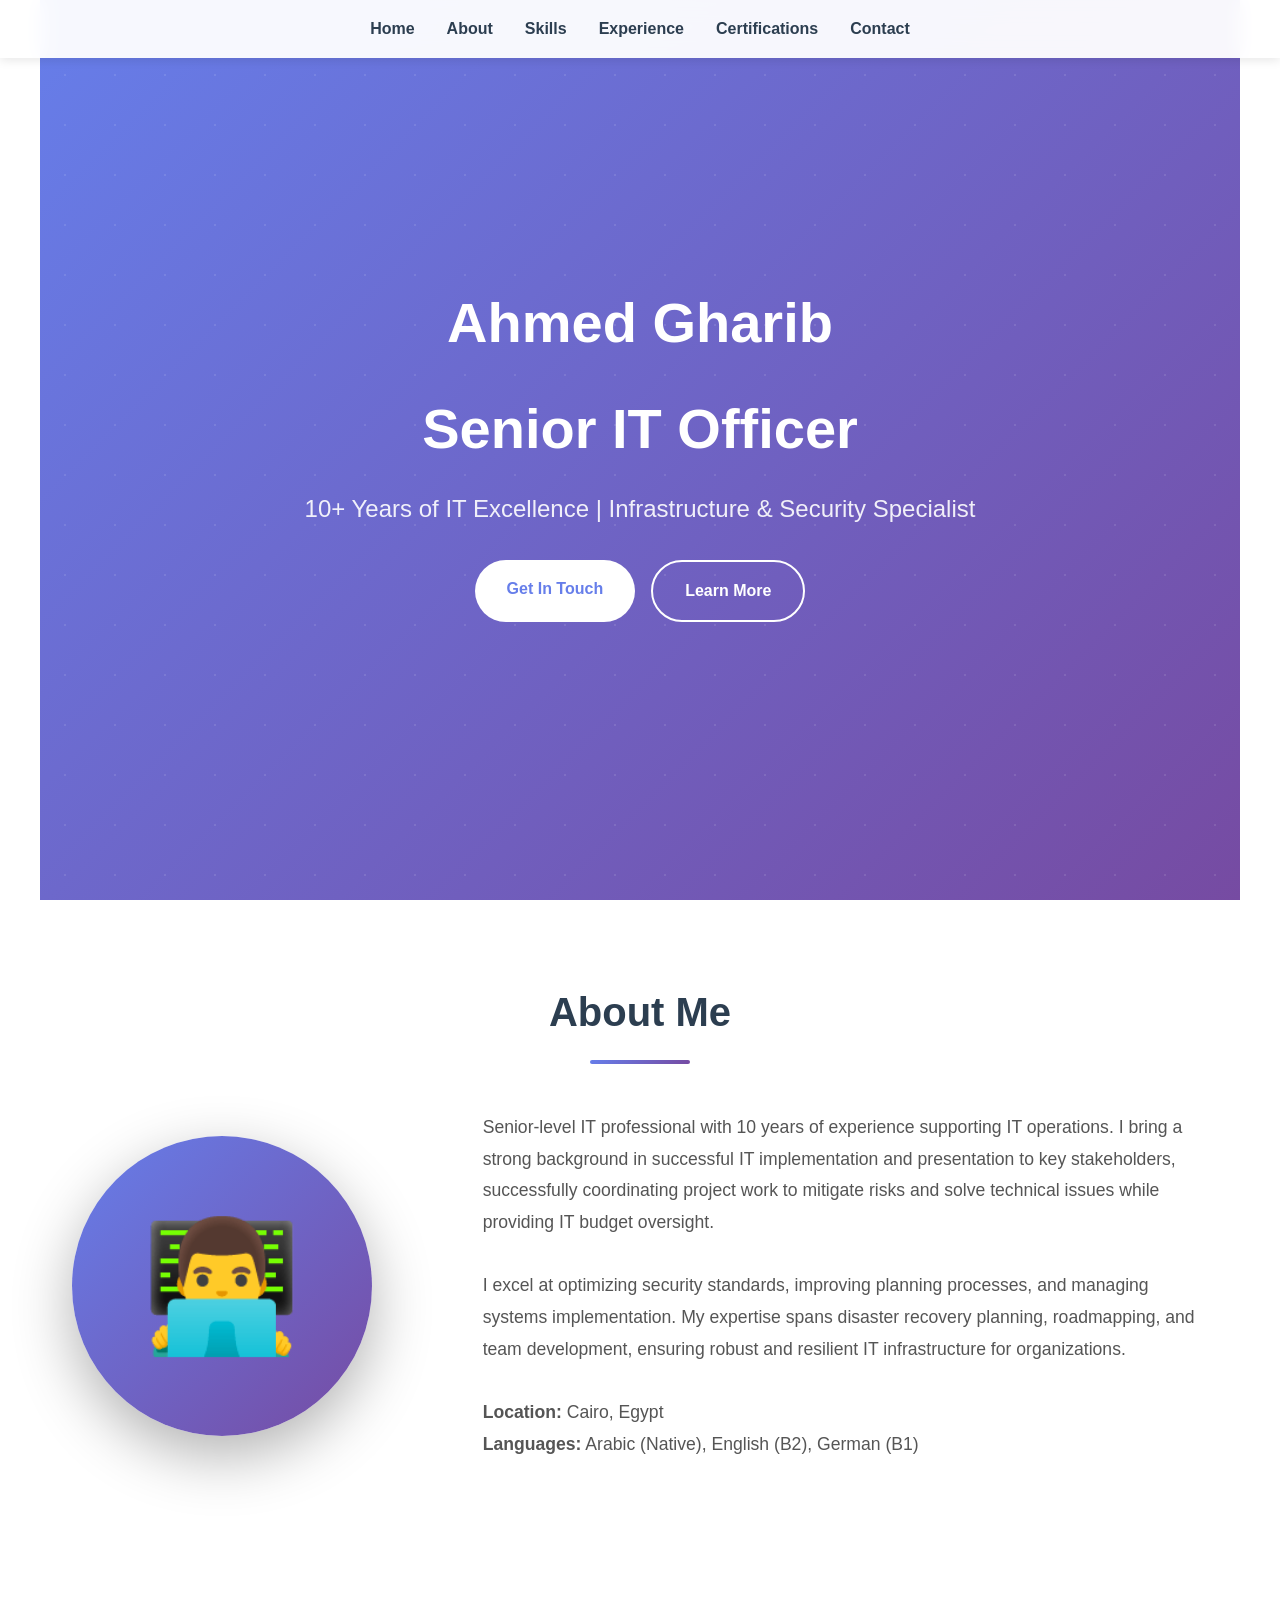
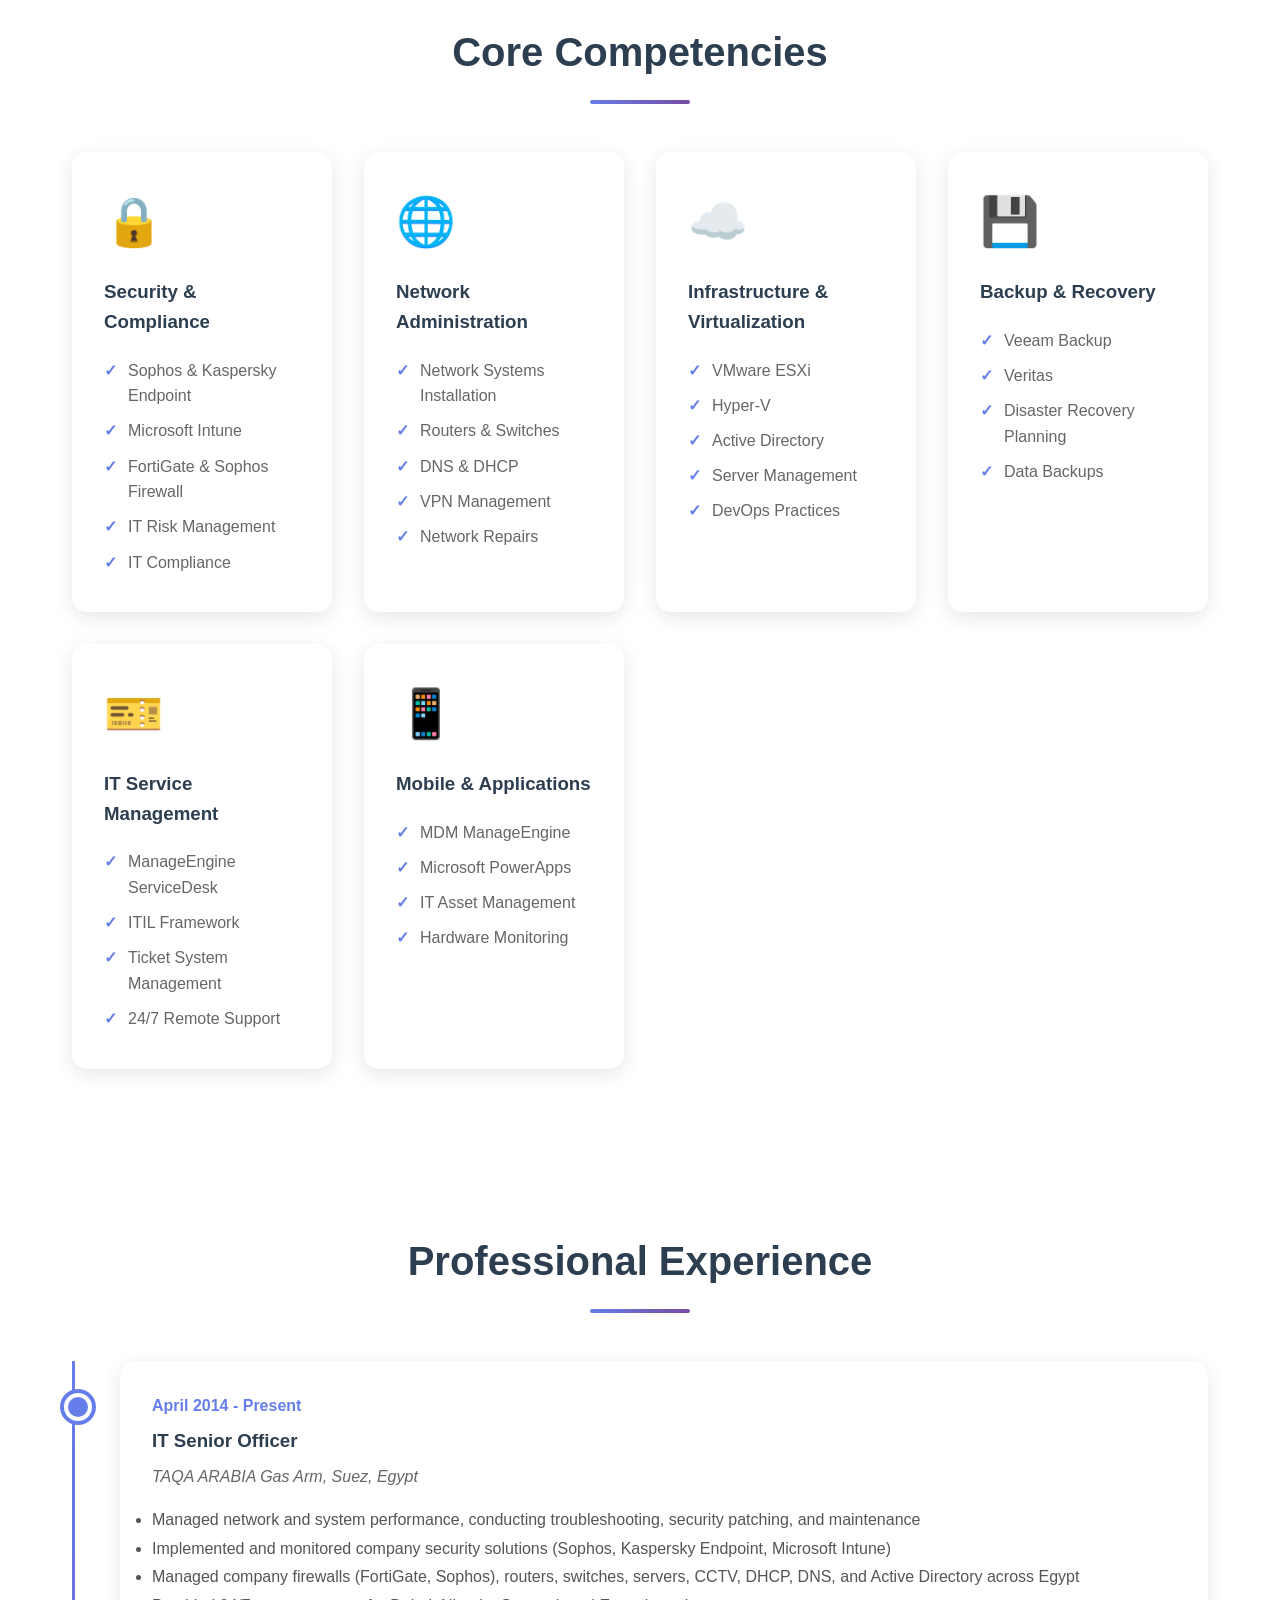
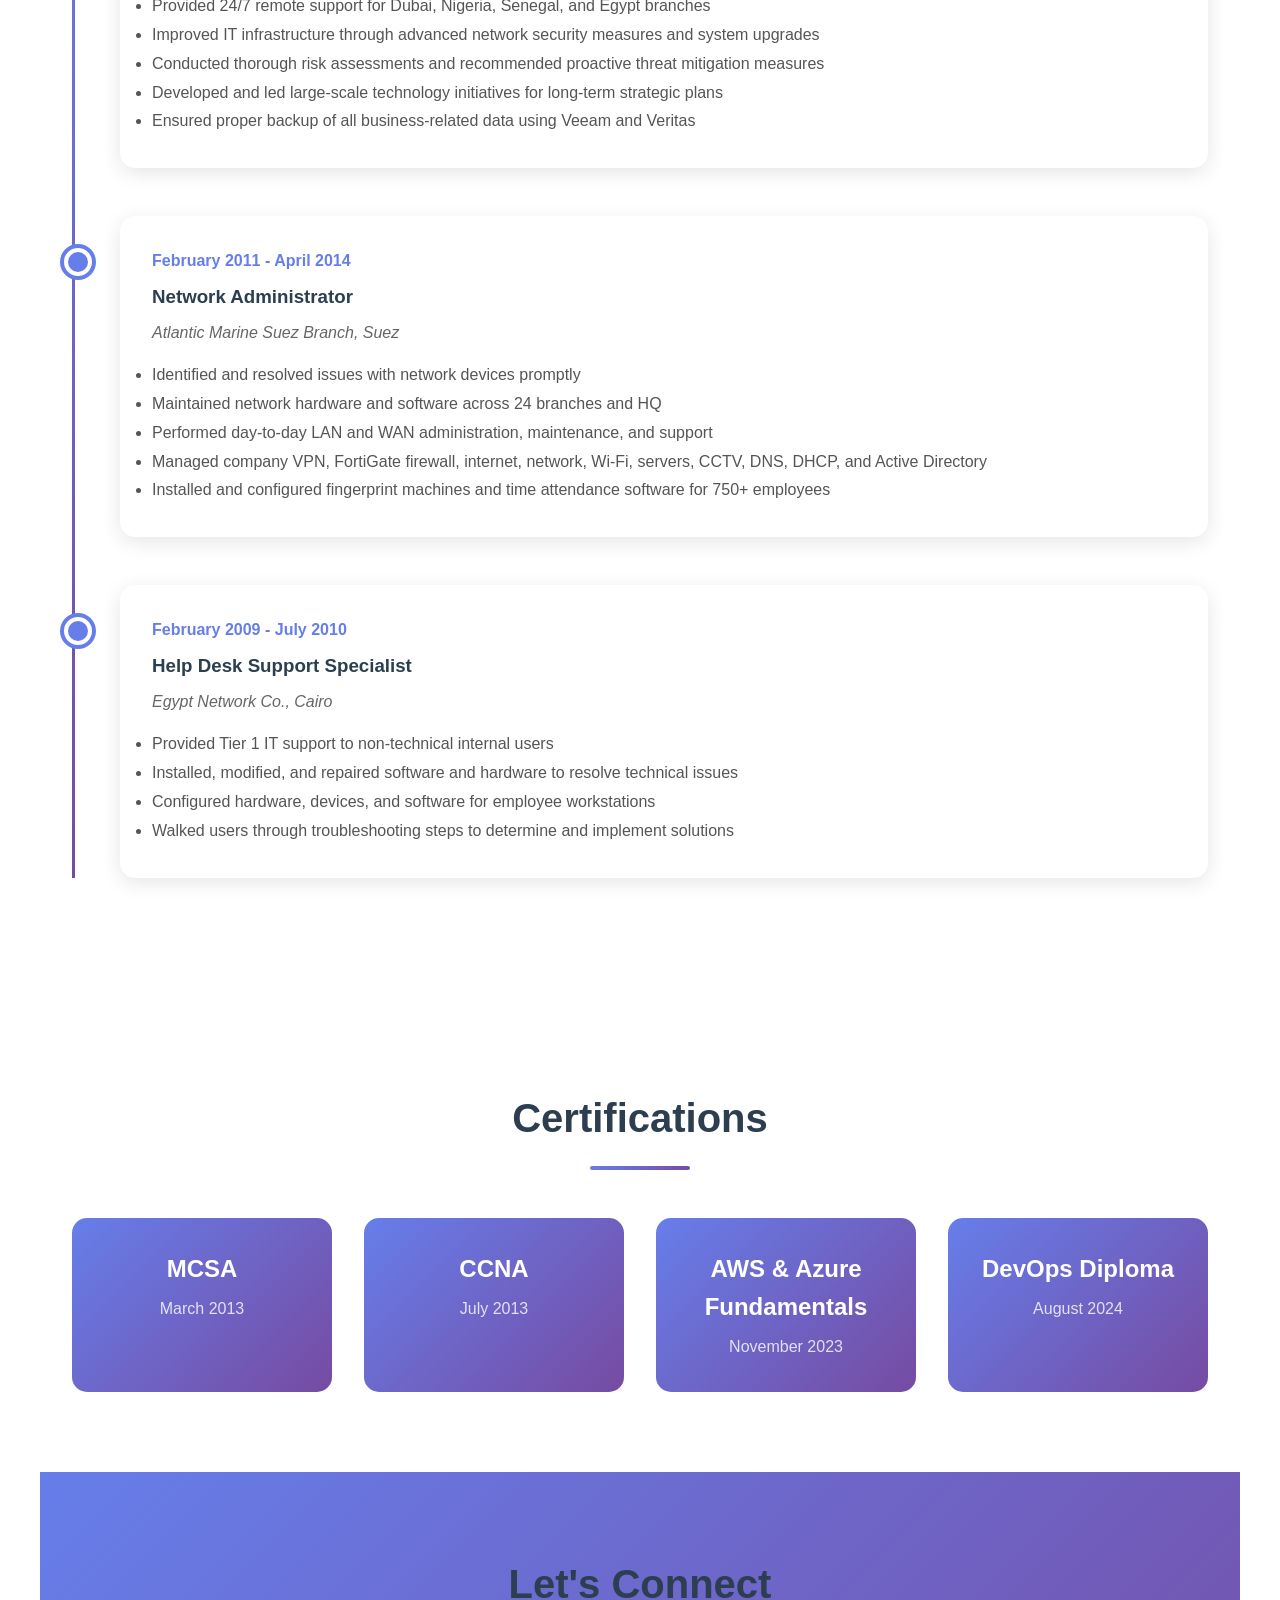
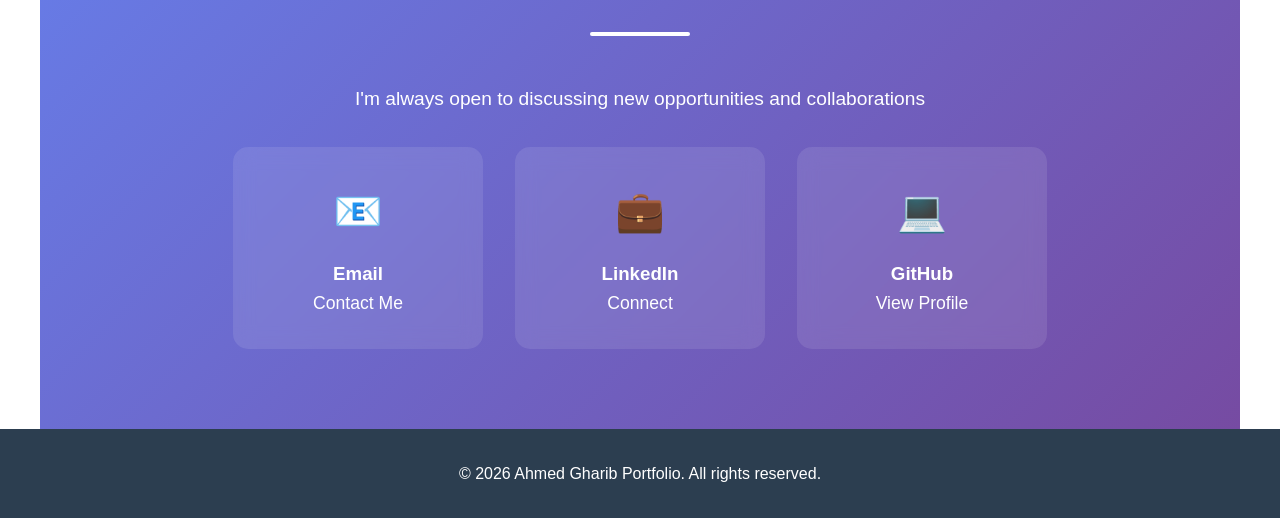
<file: index.html>
<!DOCTYPE html>
<html lang="en">

<head>
  <meta charset="UTF-8">
  <meta name="viewport" content="width=device-width, initial-scale=1.0">
  <title>Ahmed Gharib | Senior IT Officer</title>
  <style>
    * {
      margin: 0;
      padding: 0;
      box-sizing: border-box;
    }

    body {
      font-family: 'Segoe UI', Tahoma, Geneva, Verdana, sans-serif;
      line-height: 1.6;
      color: #333;
      overflow-x: hidden;
    }

    /* Navigation */
    nav {
      position: fixed;
      width: 100%;
      background: rgba(255, 255, 255, 0.95);
      backdrop-filter: blur(10px);
      padding: 1rem 0;
      z-index: 1000;
      box-shadow: 0 2px 10px rgba(0, 0, 0, 0.1);
    }

    nav ul {
      display: flex;
      justify-content: center;
      list-style: none;
      gap: 2rem;
    }

    nav a {
      color: #2c3e50;
      text-decoration: none;
      font-weight: 600;
      transition: color 0.3s;
    }

    nav a:hover {
      color: #3498db;
    }

    /* Hero Section */
    .hero {
      height: 100vh;
      background: linear-gradient(135deg, #667eea 0%, #764ba2 100%);
      display: flex;
      align-items: center;
      justify-content: center;
      text-align: center;
      color: white;
      position: relative;
      overflow: hidden;
    }

    .hero::before {
      content: '';
      position: absolute;
      width: 200%;
      height: 200%;
      background: radial-gradient(circle, rgba(255, 255, 255, 0.1) 1px, transparent 1px);
      background-size: 50px 50px;
      animation: moveBackground 20s linear infinite;
    }

    @keyframes moveBackground {
      0% {
        transform: translate(0, 0);
      }

      100% {
        transform: translate(50px, 50px);
      }
    }

    .hero-content {
      position: relative;
      z-index: 1;
      animation: fadeInUp 1s ease-out;
    }

    @keyframes fadeInUp {
      from {
        opacity: 0;
        transform: translateY(30px);
      }

      to {
        opacity: 1;
        transform: translateY(0);
      }
    }

    .hero h1 {
      font-size: 3.5rem;
      margin-bottom: 1rem;
      animation: fadeInUp 1s ease-out 0.2s backwards;
    }

    .hero .subtitle {
      font-size: 1.5rem;
      margin-bottom: 2rem;
      opacity: 0.9;
      animation: fadeInUp 1s ease-out 0.4s backwards;
    }

    .cta-buttons {
      display: flex;
      gap: 1rem;
      justify-content: center;
      animation: fadeInUp 1s ease-out 0.6s backwards;
    }

    .btn {
      padding: 1rem 2rem;
      border: none;
      border-radius: 50px;
      font-size: 1rem;
      font-weight: 600;
      cursor: pointer;
      transition: all 0.3s;
      text-decoration: none;
      display: inline-block;
    }

    .btn-primary {
      background: white;
      color: #667eea;
    }

    .btn-primary:hover {
      transform: translateY(-3px);
      box-shadow: 0 10px 25px rgba(0, 0, 0, 0.2);
    }

    .btn-secondary {
      background: transparent;
      color: white;
      border: 2px solid white;
    }

    .btn-secondary:hover {
      background: white;
      color: #667eea;
    }

    /* Section Styles */
    section {
      padding: 5rem 2rem;
      max-width: 1200px;
      margin: 0 auto;
    }

    h2 {
      font-size: 2.5rem;
      margin-bottom: 3rem;
      text-align: center;
      color: #2c3e50;
      position: relative;
    }

    h2::after {
      content: '';
      display: block;
      width: 100px;
      height: 4px;
      background: linear-gradient(135deg, #667eea 0%, #764ba2 100%);
      margin: 1rem auto;
      border-radius: 2px;
    }

    /* About Section */
    .about-content {
      display: grid;
      grid-template-columns: 1fr 2fr;
      gap: 3rem;
      align-items: center;
    }

    .profile-image {
      width: 100%;
      max-width: 300px;
      height: 300px;
      border-radius: 50%;
      background: linear-gradient(135deg, #667eea 0%, #764ba2 100%);
      display: flex;
      align-items: center;
      justify-content: center;
      font-size: 8rem;
      color: white;
      box-shadow: 0 20px 60px rgba(0, 0, 0, 0.3);
      animation: float 3s ease-in-out infinite;
    }

    @keyframes float {

      0%,
      100% {
        transform: translateY(0);
      }

      50% {
        transform: translateY(-20px);
      }
    }

    .about-text {
      font-size: 1.1rem;
      color: #555;
      line-height: 1.8;
    }

    /* Skills Section */
    .skills-grid {
      display: grid;
      grid-template-columns: repeat(auto-fit, minmax(250px, 1fr));
      gap: 2rem;
    }

    .skill-card {
      background: white;
      padding: 2rem;
      border-radius: 15px;
      box-shadow: 0 5px 20px rgba(0, 0, 0, 0.1);
      transition: all 0.3s;
      cursor: pointer;
    }

    .skill-card:hover {
      transform: translateY(-10px);
      box-shadow: 0 15px 40px rgba(0, 0, 0, 0.2);
    }

    .skill-icon {
      font-size: 3rem;
      margin-bottom: 1rem;
    }

    .skill-card h3 {
      color: #2c3e50;
      margin-bottom: 1rem;
    }

    .skill-card ul {
      list-style: none;
      color: #666;
    }

    .skill-card li {
      padding: 0.3rem 0;
      padding-left: 1.5rem;
      position: relative;
    }

    .skill-card li::before {
      content: '✓';
      position: absolute;
      left: 0;
      color: #667eea;
      font-weight: bold;
    }

    /* Experience Section */
    .timeline {
      position: relative;
      padding-left: 3rem;
    }

    .timeline::before {
      content: '';
      position: absolute;
      left: 0;
      top: 0;
      bottom: 0;
      width: 3px;
      background: linear-gradient(180deg, #667eea 0%, #764ba2 100%);
    }

    .timeline-item {
      position: relative;
      margin-bottom: 3rem;
      padding: 2rem;
      background: white;
      border-radius: 15px;
      box-shadow: 0 5px 20px rgba(0, 0, 0, 0.1);
      transition: all 0.3s;
    }

    .timeline-item:hover {
      transform: translateX(10px);
      box-shadow: 0 10px 30px rgba(0, 0, 0, 0.2);
    }

    .timeline-item::before {
      content: '';
      position: absolute;
      left: -3.5rem;
      top: 2rem;
      width: 20px;
      height: 20px;
      border-radius: 50%;
      background: #667eea;
      border: 4px solid white;
      box-shadow: 0 0 0 4px #667eea;
    }

    .timeline-date {
      color: #667eea;
      font-weight: 600;
      margin-bottom: 0.5rem;
    }

    .timeline-item h3 {
      color: #2c3e50;
      margin-bottom: 0.5rem;
    }

    .timeline-company {
      color: #666;
      font-style: italic;
      margin-bottom: 1rem;
    }

    .timeline-item ul {
      color: #555;
      line-height: 1.8;
    }

    /* Certifications */
    .cert-grid {
      display: grid;
      grid-template-columns: repeat(auto-fit, minmax(200px, 1fr));
      gap: 2rem;
    }

    .cert-card {
      background: linear-gradient(135deg, #667eea 0%, #764ba2 100%);
      color: white;
      padding: 2rem;
      border-radius: 15px;
      text-align: center;
      transition: all 0.3s;
      cursor: pointer;
    }

    .cert-card:hover {
      transform: scale(1.05);
      box-shadow: 0 15px 40px rgba(102, 126, 234, 0.4);
    }

    .cert-card h3 {
      font-size: 1.5rem;
      margin-bottom: 0.5rem;
    }

    .cert-year {
      opacity: 0.8;
    }

    /* Contact Section */
    #contact {
      background: linear-gradient(135deg, #667eea 0%, #764ba2 100%);
      color: white;
      text-align: center;
      padding: 5rem 2rem;
    }

    #contact h2::after {
      background: white;
    }

    .contact-links {
      display: flex;
      justify-content: center;
      gap: 2rem;
      margin-top: 2rem;
      flex-wrap: wrap;
    }

    .contact-card {
      background: rgba(255, 255, 255, 0.1);
      backdrop-filter: blur(10px);
      padding: 2rem;
      border-radius: 15px;
      min-width: 250px;
      transition: all 0.3s;
    }

    .contact-card:hover {
      background: rgba(255, 255, 255, 0.2);
      transform: translateY(-5px);
    }

    .contact-icon {
      font-size: 2.5rem;
      margin-bottom: 1rem;
    }

    .contact-card a {
      color: white;
      text-decoration: none;
      font-size: 1.1rem;
    }

    /* Footer */
    footer {
      background: #2c3e50;
      color: white;
      text-align: center;
      padding: 2rem;
    }

    /* Animations */
    .fade-in {
      opacity: 0;
      animation: fadeIn 1s ease-out forwards;
    }

    @keyframes fadeIn {
      to {
        opacity: 1;
      }
    }

    /* Responsive */
    @media (max-width: 768px) {
      .hero h1 {
        font-size: 2rem;
      }

      .hero .subtitle {
        font-size: 1rem;
      }

      .about-content {
        grid-template-columns: 1fr;
        text-align: center;
      }

      .profile-image {
        margin: 0 auto;
      }

      .timeline {
        padding-left: 2rem;
      }

      nav ul {
        flex-wrap: wrap;
        gap: 1rem;
      }
    }
  </style>
</head>

<body>
  <nav>
    <ul>
      <li><a href="#home">Home</a></li>
      <li><a href="#about">About</a></li>
      <li><a href="#skills">Skills</a></li>
      <li><a href="#experience">Experience</a></li>
      <li><a href="#certifications">Certifications</a></li>
      <li><a href="#contact">Contact</a></li>
    </ul>
  </nav>

  <section id="home" class="hero">
    <div class="hero-content">
      <h1>Ahmed Gharib</h1>
      <h1>Senior IT Officer</h1>
      <p class="subtitle">10+ Years of IT Excellence | Infrastructure & Security Specialist</p>
      <div class="cta-buttons">
        <a href="#contact" class="btn btn-primary">Get In Touch</a>
        <a href="#about" class="btn btn-secondary">Learn More</a>
      </div>
    </div>
  </section>

  <section id="about">
    <h2>About Me</h2>
    <div class="about-content">
      <div class="profile-image">👨‍💻</div>
      <div class="about-text">
        <p>Senior-level IT professional with 10 years of experience supporting IT operations. I bring a strong
          background in successful IT implementation and presentation to key stakeholders, successfully coordinating
          project work to mitigate risks and solve technical issues while providing IT budget oversight.</p>
        <br>
        <p>I excel at optimizing security standards, improving planning processes, and managing systems implementation.
          My expertise spans disaster recovery planning, roadmapping, and team development, ensuring robust and
          resilient IT infrastructure for organizations.</p>
        <br>
        <p><strong>Location:</strong> Cairo, Egypt</p>
        <p><strong>Languages:</strong> Arabic (Native), English (B2), German (B1)</p>
      </div>
    </div>
  </section>

  <section id="skills">
    <h2>Core Competencies</h2>
    <div class="skills-grid">
      <div class="skill-card">
        <div class="skill-icon">🔒</div>
        <h3>Security & Compliance</h3>
        <ul>
          <li>Sophos & Kaspersky Endpoint</li>
          <li>Microsoft Intune</li>
          <li>FortiGate & Sophos Firewall</li>
          <li>IT Risk Management</li>
          <li>IT Compliance</li>
        </ul>
      </div>
      <div class="skill-card">
        <div class="skill-icon">🌐</div>
        <h3>Network Administration</h3>
        <ul>
          <li>Network Systems Installation</li>
          <li>Routers & Switches</li>
          <li>DNS & DHCP</li>
          <li>VPN Management</li>
          <li>Network Repairs</li>
        </ul>
      </div>
      <div class="skill-card">
        <div class="skill-icon">☁️</div>
        <h3>Infrastructure & Virtualization</h3>
        <ul>
          <li>VMware ESXi</li>
          <li>Hyper-V</li>
          <li>Active Directory</li>
          <li>Server Management</li>
          <li>DevOps Practices</li>
        </ul>
      </div>
      <div class="skill-card">
        <div class="skill-icon">💾</div>
        <h3>Backup & Recovery</h3>
        <ul>
          <li>Veeam Backup</li>
          <li>Veritas</li>
          <li>Disaster Recovery Planning</li>
          <li>Data Backups</li>
        </ul>
      </div>
      <div class="skill-card">
        <div class="skill-icon">🎫</div>
        <h3>IT Service Management</h3>
        <ul>
          <li>ManageEngine ServiceDesk</li>
          <li>ITIL Framework</li>
          <li>Ticket System Management</li>
          <li>24/7 Remote Support</li>
        </ul>
      </div>
      <div class="skill-card">
        <div class="skill-icon">📱</div>
        <h3>Mobile & Applications</h3>
        <ul>
          <li>MDM ManageEngine</li>
          <li>Microsoft PowerApps</li>
          <li>IT Asset Management</li>
          <li>Hardware Monitoring</li>
        </ul>
      </div>
    </div>
  </section>

  <section id="experience">
    <h2>Professional Experience</h2>
    <div class="timeline">
      <div class="timeline-item">
        <div class="timeline-date">April 2014 - Present</div>
        <h3>IT Senior Officer</h3>
        <div class="timeline-company">TAQA ARABIA Gas Arm, Suez, Egypt</div>
        <ul>
          <li>Managed network and system performance, conducting troubleshooting, security patching, and maintenance
          </li>
          <li>Implemented and monitored company security solutions (Sophos, Kaspersky Endpoint, Microsoft Intune)</li>
          <li>Managed company firewalls (FortiGate, Sophos), routers, switches, servers, CCTV, DHCP, DNS, and Active
            Directory across Egypt</li>
          <li>Provided 24/7 remote support for Dubai, Nigeria, Senegal, and Egypt branches</li>
          <li>Improved IT infrastructure through advanced network security measures and system upgrades</li>
          <li>Conducted thorough risk assessments and recommended proactive threat mitigation measures</li>
          <li>Developed and led large-scale technology initiatives for long-term strategic plans</li>
          <li>Ensured proper backup of all business-related data using Veeam and Veritas</li>
        </ul>
      </div>

      <div class="timeline-item">
        <div class="timeline-date">February 2011 - April 2014</div>
        <h3>Network Administrator</h3>
        <div class="timeline-company">Atlantic Marine Suez Branch, Suez</div>
        <ul>
          <li>Identified and resolved issues with network devices promptly</li>
          <li>Maintained network hardware and software across 24 branches and HQ</li>
          <li>Performed day-to-day LAN and WAN administration, maintenance, and support</li>
          <li>Managed company VPN, FortiGate firewall, internet, network, Wi-Fi, servers, CCTV, DNS, DHCP, and Active
            Directory</li>
          <li>Installed and configured fingerprint machines and time attendance software for 750+ employees</li>
        </ul>
      </div>

      <div class="timeline-item">
        <div class="timeline-date">February 2009 - July 2010</div>
        <h3>Help Desk Support Specialist</h3>
        <div class="timeline-company">Egypt Network Co., Cairo</div>
        <ul>
          <li>Provided Tier 1 IT support to non-technical internal users</li>
          <li>Installed, modified, and repaired software and hardware to resolve technical issues</li>
          <li>Configured hardware, devices, and software for employee workstations</li>
          <li>Walked users through troubleshooting steps to determine and implement solutions</li>
        </ul>
      </div>
    </div>
  </section>

  <section id="certifications">
    <h2>Certifications</h2>
    <div class="cert-grid">
      <div class="cert-card">
        <h3>MCSA</h3>
        <p class="cert-year">March 2013</p>
      </div>
      <div class="cert-card">
        <h3>CCNA</h3>
        <p class="cert-year">July 2013</p>
      </div>
      <div class="cert-card">
        <h3>AWS & Azure Fundamentals</h3>
        <p class="cert-year">November 2023</p>
      </div>
      <div class="cert-card">
        <h3>DevOps Diploma</h3>
        <p class="cert-year">August 2024</p>
      </div>
    </div>
  </section>

  <section id="contact">
    <h2>Let's Connect</h2>
    <p style="font-size: 1.2rem; margin-bottom: 2rem;">I'm always open to discussing new opportunities and
      collaborations</p>
    <div class="contact-links">
      <div class="contact-card">
        <div class="contact-icon">📧</div>
        <h3>Email</h3>
        <a href="mailto:ahmed.ghareeb.eng@gmail.com">Contact Me</a>
      </div>
      <div class="contact-card">
        <div class="contact-icon">💼</div>
        <h3>LinkedIn</h3>
        <a href="https://www.linkedin.com/in/ahmedgharibeng/" target="_blank">Connect</a>
      </div>
      <div class="contact-card">
        <div class="contact-icon">💻</div>
        <h3>GitHub</h3>
        <a href="https://github.com/agharib90" target="_blank">View Profile</a>
      </div>
    </div>
  </section>

  <footer>
    <p>&copy; 2026 Ahmed Gharib Portfolio. All rights reserved.</p>
  </footer>

  <script>
    // Smooth scrolling for navigation links
    document.querySelectorAll('a[href^="#"]').forEach(anchor => {
      anchor.addEventListener('click', function (e) {
        e.preventDefault();
        const target = document.querySelector(this.getAttribute('href'));
        if (target) {
          target.scrollIntoView({ behavior: 'smooth', block: 'start' });
        }
      });
    });

    // Intersection Observer for fade-in animations
    const observer = new IntersectionObserver((entries) => {
      entries.forEach(entry => {
        if (entry.isIntersecting) {
          entry.target.style.opacity = '0';
          entry.target.style.transform = 'translateY(20px)';
          entry.target.style.transition = 'all 0.6s ease-out';
          setTimeout(() => {
            entry.target.style.opacity = '1';
            entry.target.style.transform = 'translateY(0)';
          }, 100);
        }
      });
    }, { threshold: 0.1 });

    document.querySelectorAll('.skill-card, .timeline-item, .cert-card').forEach(el => {
      observer.observe(el);
    });
  </script>
</body>

</html>
</file>
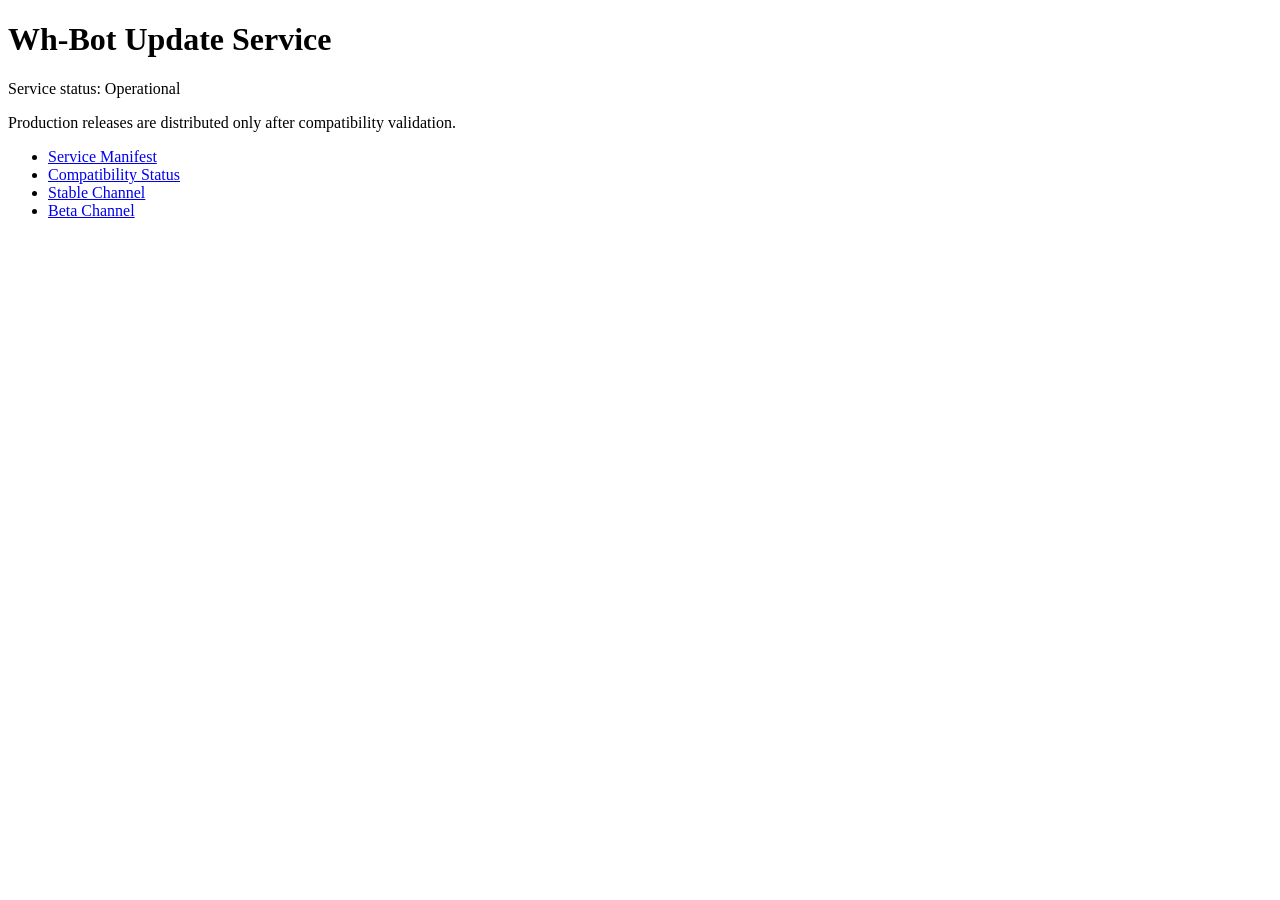
<file: wh-bot/index.html>
<!doctype html>
<html lang="en">
<head>
    <meta charset="utf-8">
    <meta
        name="viewport"
        content="width=device-width, initial-scale=1"
    >
    <title>Wh-Bot Update Service</title>
</head>

<body>
    <h1>Wh-Bot Update Service</h1>

    <p>Service status: Operational</p>

    <p>
        Production releases are distributed only after
        compatibility validation.
    </p>

    <ul>
        <li>
            <a href="./manifest.json">
                Service Manifest
            </a>
        </li>

        <li>
            <a href="./compatibility.json">
                Compatibility Status
            </a>
        </li>

        <li>
            <a href="./stable.json">
                Stable Channel
            </a>
        </li>

        <li>
            <a href="./beta.json">
                Beta Channel
            </a>
        </li>
    </ul>
</body>
</html>
</file>
